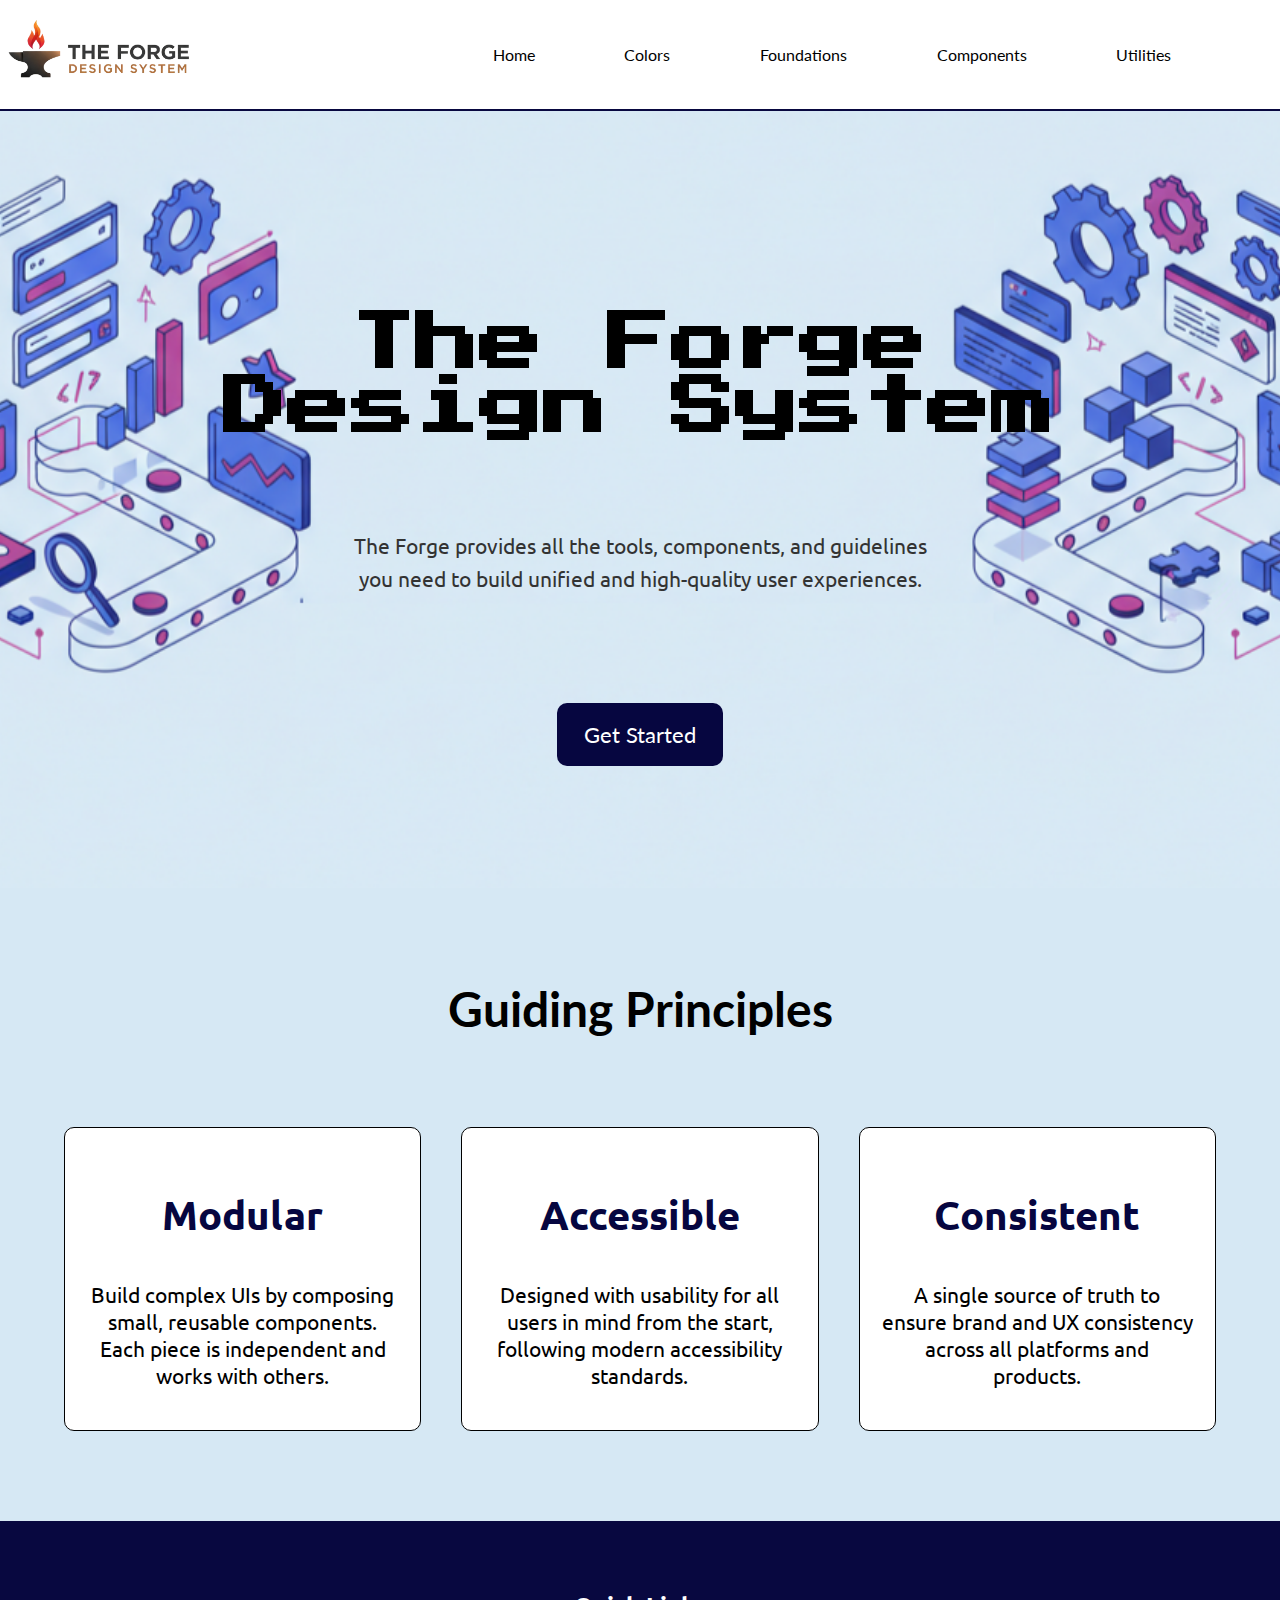
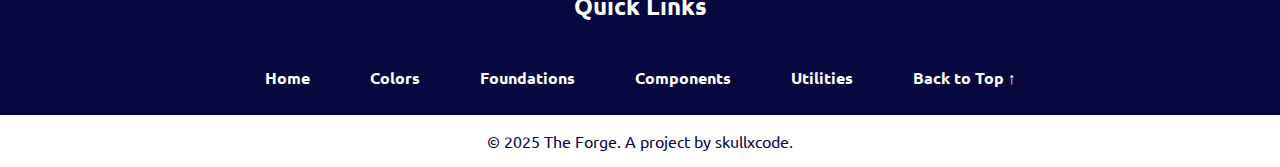
<file: index.html>
<!DOCTYPE html>
<html lang="en">
<head>
    <meta charset="UTF-8">
    <meta name="viewport" content="width=device-width, initial-scale=1.0">
    <title>Document</title>
    <link rel="icon" type="image/x-icon" href="favicon.png">
    <link rel="stylesheet" href="style.css">
    <link href="https://fonts.googleapis.com/css2?family=Press+Start+2P&display=swap" rel="stylesheet">
    <link href='https://fonts.googleapis.com/css?family=Ubuntu' rel='stylesheet'>
    <link href='https://fonts.googleapis.com/css?family=Lato:900' rel='stylesheet' type='text/css'>
    <link href="https://fonts.googleapis.com/css?family=Montserrat:400,700&display=swap" rel="stylesheet">
</head>
<body>
    <header>
        <nav id="global-navbar">
            <div id="global-navbar-icons">
                <a href="home.html"><img src="logo.png" alt="" id="global-navbar-img"></a>
            </div>
            <div id="global-navbar-links-section">
                <a href="home.html" class="global-navbar-links">Home</a>
                <a href="colors.html" class="global-navbar-links">Colors</a>
                <a href="foundations.html" class="global-navbar-links">Foundations</a>
                <a href="components.html" class="global-navbar-links">Components</a>
                <a href="utilities.html" class="global-navbar-links">Utilities</a>
            </div>
        </nav>
    </header>
    <main>
        <section class="hero">
            <div class="hero-section">
                <h1 class="hero-title">The Forge <br>Design System</h1>
                <p class="hero-subtitle">The Forge provides all the tools, components, and guidelines you need to build unified and high-quality user experiences.</p>
                <a href="colors.html" class="btn btn-primary">Get Started</a>
            </div>
        </section>
        <section class="priciples">
            <h1>Guiding Principles</h1>
            <div class="priciples-container">
            <div class="cards">
                <h3 class="cards-title">Modular</h3>
                <p class="cards-content">Build complex UIs by composing small, reusable components. Each piece is independent and works with others.</p>
            </div>
            <div class="cards">
                <h3 class="cards-title">Accessible</h3>
                <p class="cards-content">Designed with usability for all users in mind from the start, following modern accessibility standards.</p>
            </div>
            <div class="cards">
                <h3 class="cards-title">Consistent</h3>
                <p class="cards-content">A single source of truth to ensure brand and UX consistency across all platforms and products.</p>
            </div>
            </div>
        </section>
    </main>
    <footer>
        <div class="quick-links-container">
        <h3>Quick Links</h3>
            <div class="quick-links">
                <a href="home.html">Home</a>
                <a href="colors.html">Colors</a>
                <a href="foundations.html">Foundations</a>
                <a href="components.html">Components</a>
                <a href="utilities.html">Utilities</a>
                <a href="#" class="back-to-top">Back to Top ↑</a>
            </div>
        </div>
        <div class="trademark">
            <p>© 2025 The Forge. A project by skullxcode.</p>
        </div>
    </footer>
</body>
</html>
</file>
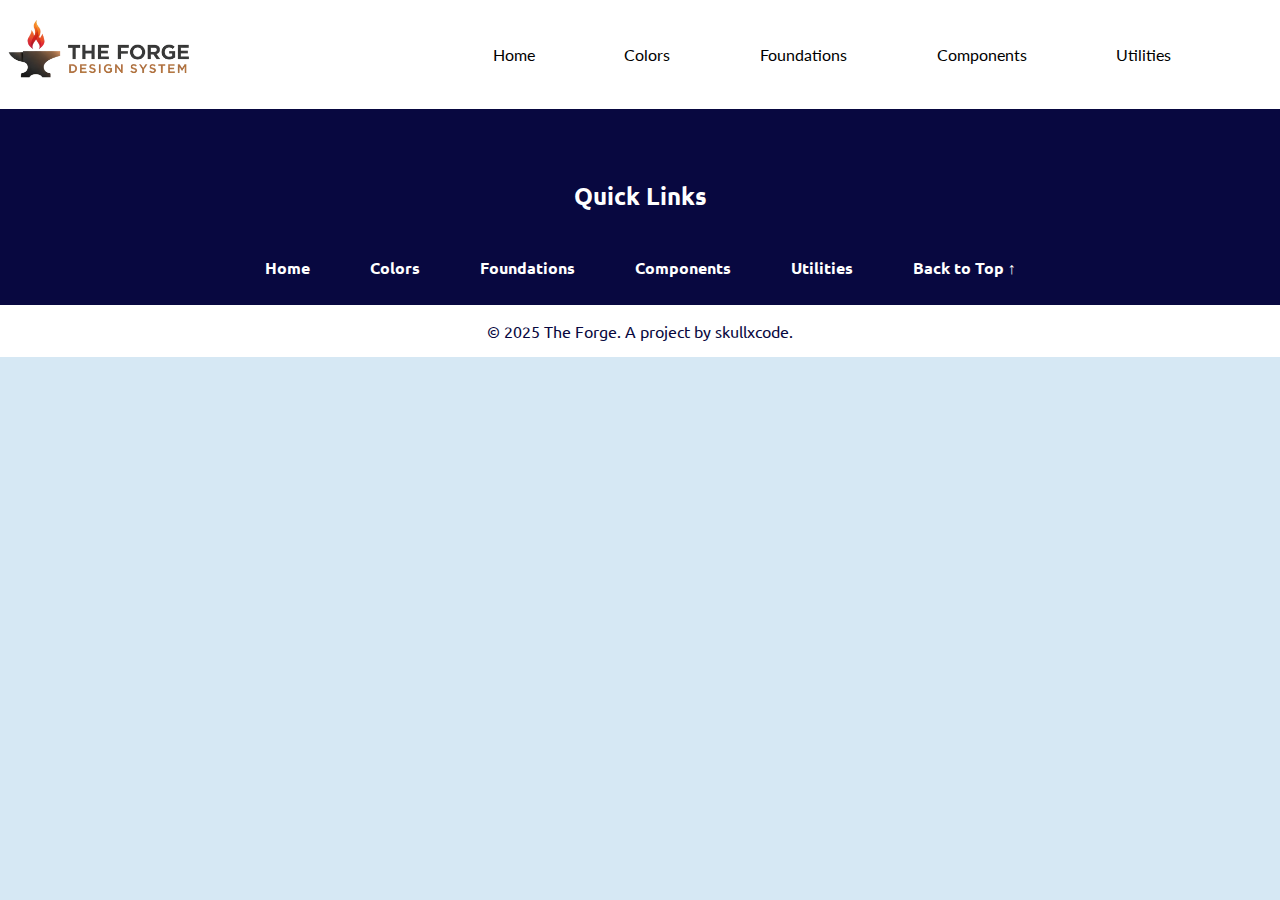
<file: colors.html>
<!DOCTYPE html>
<html lang="en">
<head>
    <meta charset="UTF-8">
    <meta name="viewport" content="width=device-width, initial-scale=1.0">
    <title>Document</title>
    <link rel="icon" type="image/x-icon" href="favicon.png">
    <link rel="stylesheet" href="style.css">
    <link href="https://fonts.googleapis.com/css2?family=Press+Start+2P&display=swap" rel="stylesheet">
    <link href='https://fonts.googleapis.com/css?family=Ubuntu' rel='stylesheet'>
    <link href='https://fonts.googleapis.com/css?family=Lato:900' rel='stylesheet' type='text/css'>
    <link href="https://fonts.googleapis.com/css?family=Montserrat:400,700&display=swap" rel="stylesheet">
    <link rel="preconnect" href="https://fonts.googleapis.com">
    <link rel="preconnect" href="https://fonts.gstatic.com" crossorigin>
    <link href="https://fonts.googleapis.com/css2?family=Londrina+Sketch&display=swap" rel="stylesheet">
</head>
<body>
    <header>
        <nav id="global-navbar">
            <div id="global-navbar-icons">
                <a href="index.html"><img src="logo.png" alt="" id="global-navbar-img"></a>
            </div>
            <div id="global-navbar-links-section">
                <a href="index.html" class="global-navbar-links">Home</a>
                <a href="colors.html" class="global-navbar-links">Colors</a>
                <a href="foundations.html" class="global-navbar-links">Foundations</a>
                <a href="components.html" class="global-navbar-links">Components</a>
                <a href="utilities.html" class="global-navbar-links">Utilities</a>
            </div>
        </nav>
    </header>
    <main>
        <aside>
            <div>
    
            </div>
        </aside>
        <section>
            
        </section>
    </main>
    <footer>
        <div class="quick-links-container">
        <h3>Quick Links</h3>
            <div class="quick-links">
                <a href="index.html">Home</a>
                <a href="colors.html">Colors</a>
                <a href="foundations.html">Foundations</a>
                <a href="components.html">Components</a>
                <a href="utilities.html">Utilities</a>
                <a href="#" class="back-to-top">Back to Top ↑</a>
            </div>
        </div>
        <div class="trademark">
            <p>© 2025 The Forge. A project by skullxcode.</p>
        </div>
    </footer>
</body>
</html>
</file>
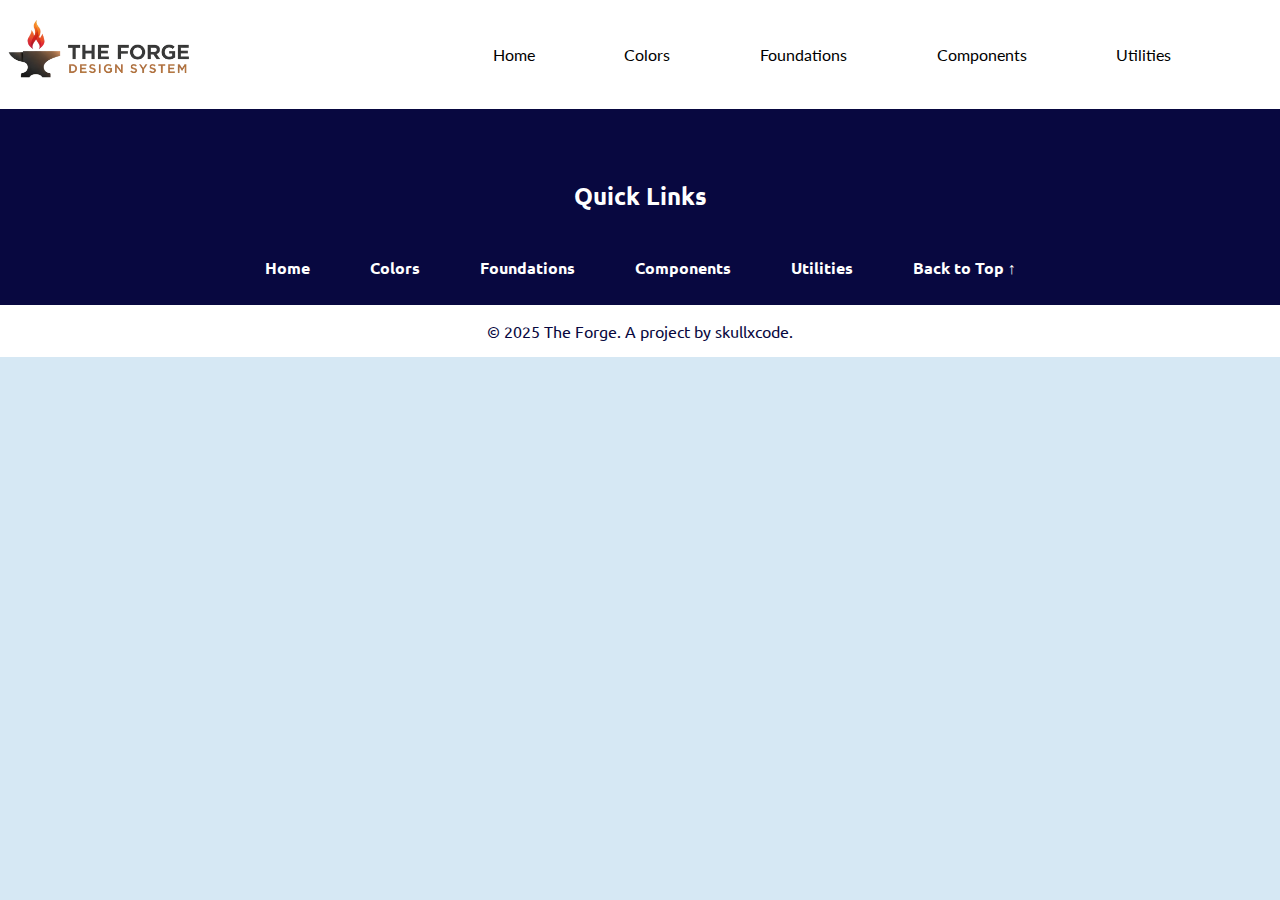
<file: components.html>
<!DOCTYPE html>
<html lang="en">
<head>
    <meta charset="UTF-8">
    <meta name="viewport" content="width=device-width, initial-scale=1.0">
    <title>Components | The Forge - Design System</title>
    <link rel="icon" type="image/x-icon" href="favicon.png">
    <link rel="stylesheet" href="style.css">
    <link href="https://fonts.googleapis.com/css2?family=Press+Start+2P&display=swap" rel="stylesheet">
    <link href='https://fonts.googleapis.com/css?family=Ubuntu' rel='stylesheet'>
    <link href='https://fonts.googleapis.com/css?family=Lato:900' rel='stylesheet' type='text/css'>
    <link href="https://fonts.googleapis.com/css?family=Montserrat:400,700&display=swap" rel="stylesheet">
</head>
<body>
    <header>
        <nav id="global-navbar">
            <div id="global-navbar-icons">
                <a href="index.html"><img src="logo.png" alt="" id="global-navbar-img"></a>
            </div>
            <div id="global-navbar-links-section">
                <a href="index.html" class="global-navbar-links">Home</a>
                <a href="colors.html" class="global-navbar-links">Colors</a>
                <a href="foundations.html" class="global-navbar-links">Foundations</a>
                <a href="components.html" class="global-navbar-links">Components</a>
                <a href="utilities.html" class="global-navbar-links">Utilities</a>
            </div>
        </nav>
    </header>
    <main>

    </main>
    <footer>
        <div class="quick-links-container">
        <h3>Quick Links</h3>
            <div class="quick-links">
                <a href="index.html">Home</a>
                <a href="colors.html">Colors</a>
                <a href="foundations.html">Foundations</a>
                <a href="components.html">Components</a>
                <a href="utilities.html">Utilities</a>
                <a href="#" class="back-to-top">Back to Top ↑</a>
            </div>
        </div>
        <div class="trademark">
            <p>© 2025 The Forge. A project by skullxcode.</p>
        </div>
    </footer>
</body>
</html>
</file>
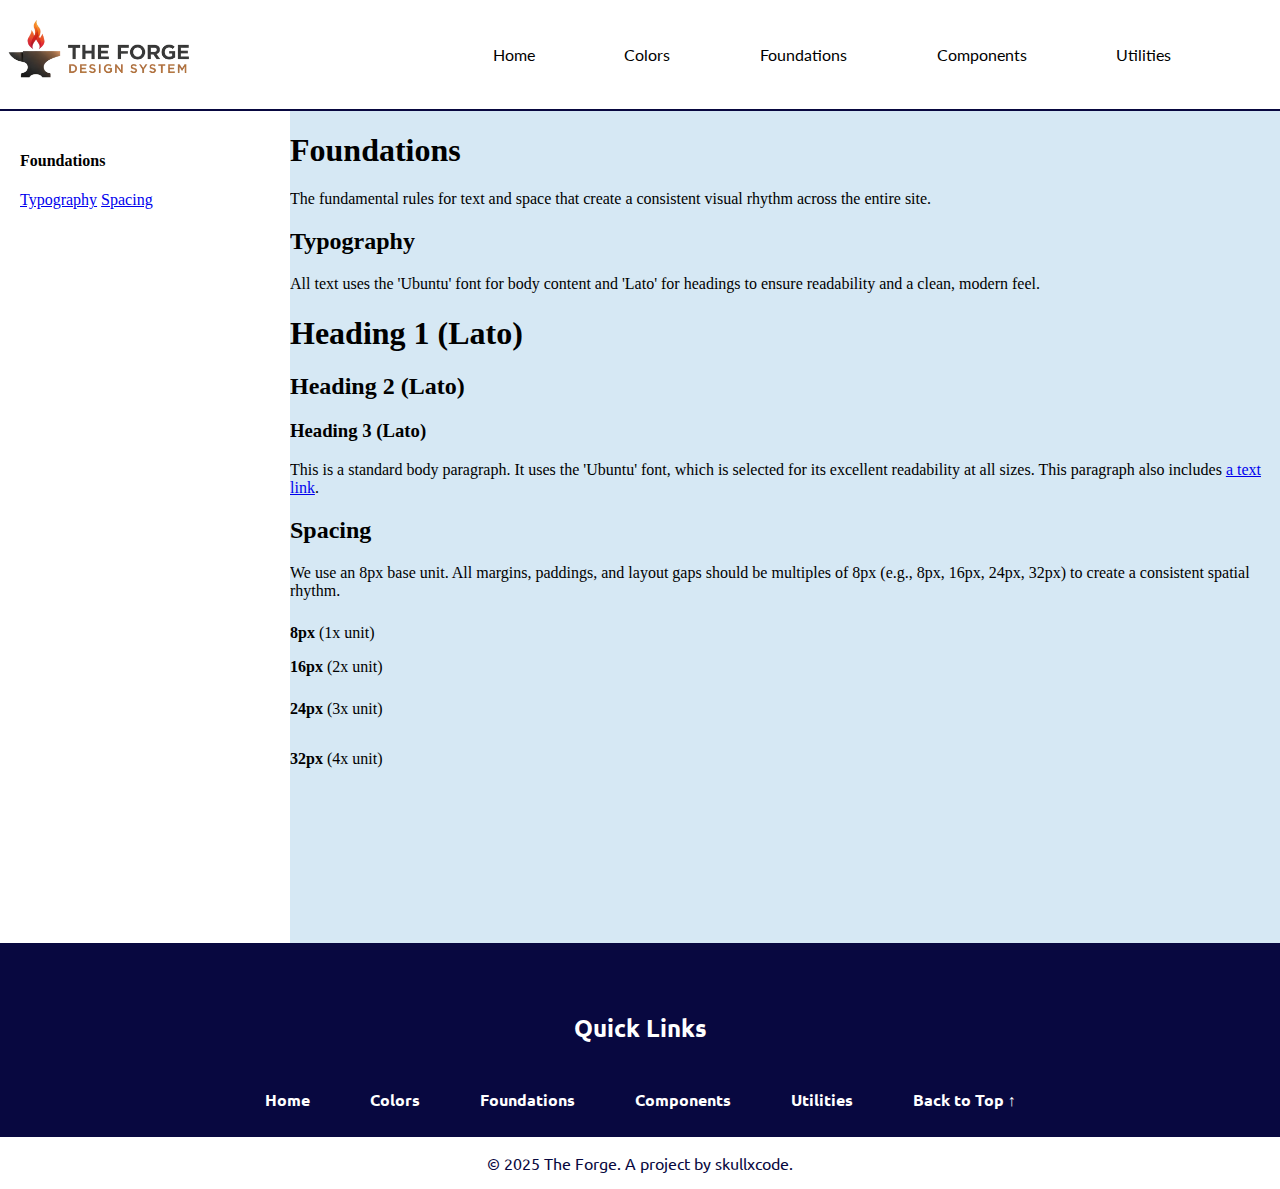
<file: foundations.html>
<!DOCTYPE html>
<html lang="en">
<head>
    <meta charset="UTF-8">
    <meta name="viewport" content="width=device-width, initial-scale=1.0">
    <title>Foundations | The Forge - Design System</title>
    <link rel="icon" type="image/x-icon" href="favicon.png">
    <link rel="stylesheet" href="style.css">
    <link href="https://fonts.googleapis.com/css2?family=Press+Start+2P&display=swap" rel="stylesheet">
    <link href='https://fonts.googleapis.com/css?family=Ubuntu' rel='stylesheet'>
    <link href='https://fonts.googleapis.com/css?family=Lato:900' rel='stylesheet' type='text/css'>
    <link href="https://fonts.googleapis.com/css?family=Montserrat:400,700&display=swap" rel="stylesheet">
</head>
<body>
    <header>
        <nav id="global-navbar">
            <div id="global-navbar-icons">
                <a href="index.html"><img src="logo.png" alt="" id="global-navbar-img"></a>
            </div>
            <div id="global-navbar-links-section">
                <a href="index.html" class="global-navbar-links">Home</a>
                <a href="colors.html" class="global-navbar-links">Colors</a>
                <a href="foundations.html" class="global-navbar-links">Foundations</a>
                <a href="components.html" class="global-navbar-links">Components</a>
                <a href="utilities.html" class="global-navbar-links">Utilities</a>
            </div>
        </nav>
    </header>
    <main class="main-content">
        <aside class="sidebar">
            <h4>Foundations</h4>
            <nav class="sidebar-nav">
                <a href="#typography">Typography</a>
                <a href="#spacing">Spacing</a>
            </nav>
        </aside>
        <section class="page-content">
            <h1>Foundations</h1>
            <p class="page-intro">The fundamental rules for text and space that create a consistent visual rhythm across the entire site.</p>
            <section id="typography" class="content-section-box">
                <h2>Typography</h2>
                <p>
                    All text uses the 'Ubuntu' font for body content and 'Lato' for headings to ensure readability and a clean, modern feel.
                </p>
                <div class="type-demo-container">
                    <h1>Heading 1 (Lato)</h1>
                    <h2>Heading 2 (Lato)</h2>
                    <h3>Heading 3 (Lato)</h3>
                    <p>
                        This is a standard body paragraph. It uses the 'Ubuntu' font,
                        which is selected for its excellent readability at all sizes.
                        This paragraph also includes <a href="#">a text link</a>.
                    </p>
                </div>
            </section>
            <section id="spacing" class="content-section-box">
                <h2>Spacing</h2>
                <p>
                    We use an 8px base unit. All margins, paddings, and layout gaps should be
                    multiples of 8px (e.g., 8px, 16px, 24px, 32px) to create a
                    consistent spatial rhythm.
                </p>
                <div class="spacing-demo-container">
                    
                    <div class="spacing-swatch">
                        <div class="spacing-box" style="width: 8px; height: 8px;"></div>
                        <div class="spacing-info">
                            <strong>8px</strong>
                            <span>(1x unit)</span>
                        </div>
                    </div>

                    <div class="spacing-swatch">
                        <div class="spacing-box" style="width: 16px; height: 16px;"></div>
                        <div class="spacing-info">
                            <strong>16px</strong>
                            <span>(2x unit)</span>
                        </div>
                    </div>

                    <div class="spacing-swatch">
                        <div class="spacing-box" style="width: 24px; height: 24px;"></div>
                        <div class="spacing-info">
                            <strong>24px</strong>
                            <span>(3x unit)</span>
                        </div>
                    </div>
                    
                    <div class="spacing-swatch">
                        <div class="spacing-box" style="width: 32px; height: 32px;"></div>
                        <div class="spacing-info">
                            <strong>32px</strong>
                            <span>(4x unit)</span>
                        </div>
                    </div>

                </div>
            </section>

        </section>
    </main>
    <footer>
        <div class="quick-links-container">
        <h3>Quick Links</h3>
            <div class="quick-links">
                <a href="index.html">Home</a>
                <a href="colors.html">Colors</a>
                <a href="foundations.html">Foundations</a>
                <a href="components.html">Components</a>
                <a href="utilities.html">Utilities</a>
                <a href="#" class="back-to-top">Back to Top ↑</a>
            </div>
        </div>
        <div class="trademark">
            <p>© 2025 The Forge. A project by skullxcode.</p>
        </div>
    </footer>
</body>
</html>
</file>
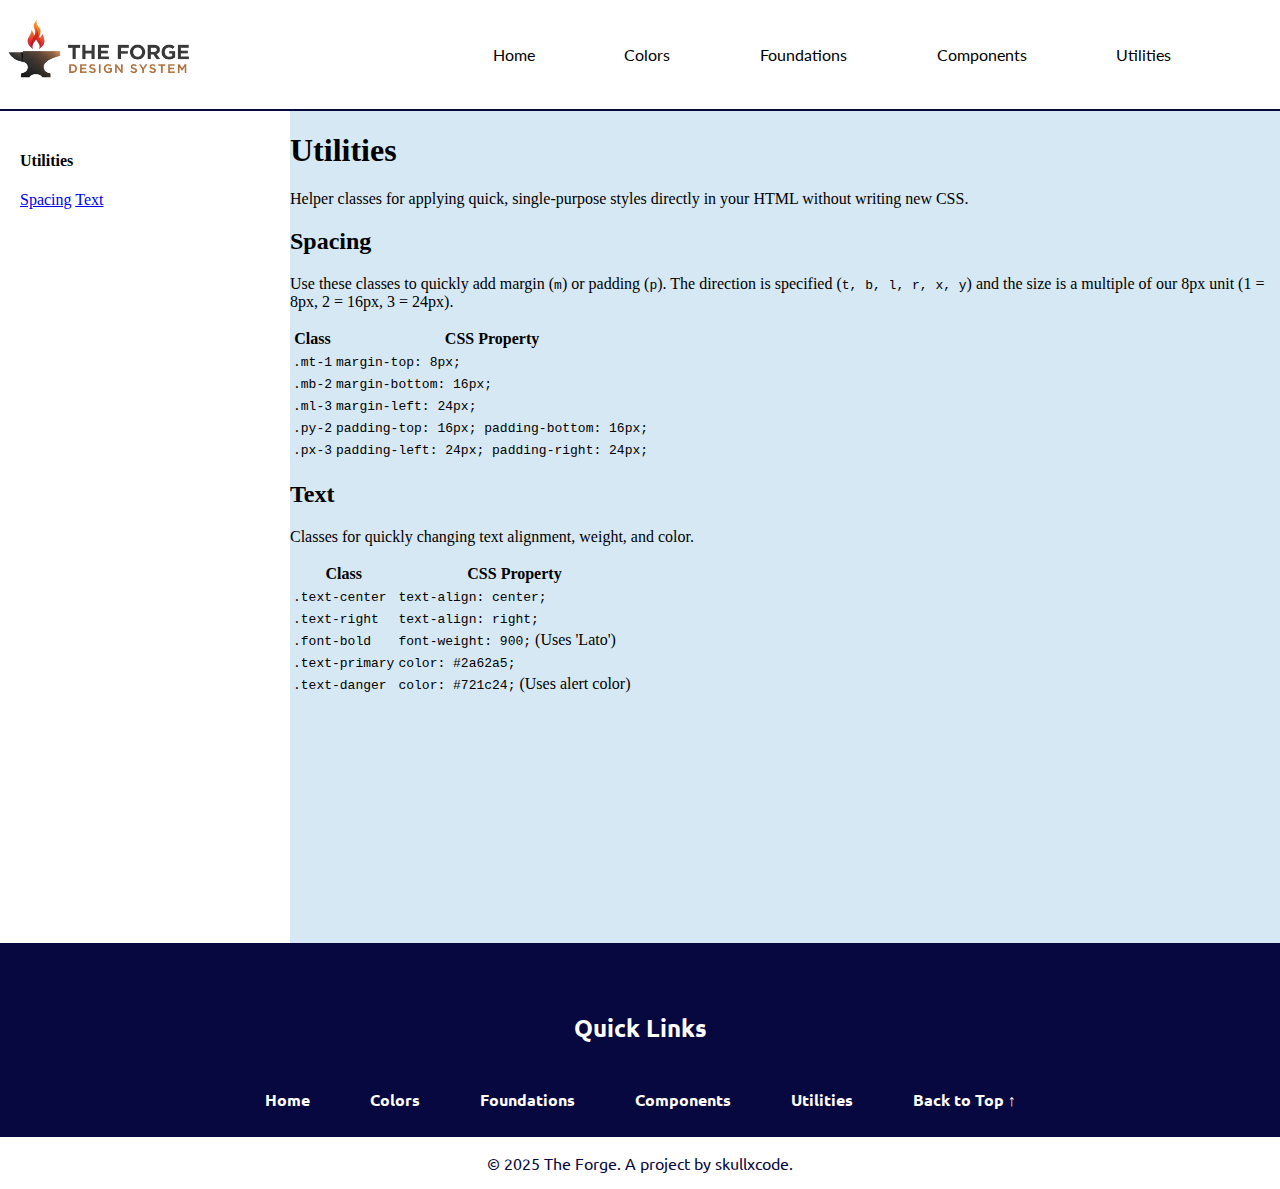
<file: utilities.html>
<!DOCTYPE html>
<html lang="en">
<head>
    <meta charset="UTF-8">
    <meta name="viewport" content="width=device-width, initial-scale=1.0">
    <title>Utilities | The Forge - Design System</title>
    <link rel="icon" type="image/x-icon" href="favicon.png">
    <link rel="stylesheet" href="style.css">
    <link href="https://fonts.googleapis.com/css2?family=Press+Start+2P&display=swap" rel="stylesheet">
    <link href='https://fonts.googleapis.com/css?family=Ubuntu' rel='stylesheet'>
    <link href='https://fonts.googleapis.com/css?family=Lato:900' rel='stylesheet' type='text/css'>
    <link href="https://fonts.googleapis.com/css?family=Montserrat:400,700&display=swap" rel="stylesheet">
</head>
<body>
    <header>
        <nav id="global-navbar">
            <div id="global-navbar-icons">
                <a href="index.html"><img src="logo.png" alt="" id="global-navbar-img"></a>
            </div>
            <div id="global-navbar-links-section">
                <a href="index.html" class="global-navbar-links">Home</a>
                <a href="colors.html" class="global-navbar-links">Colors</a>
                <a href="foundations.html" class="global-navbar-links">Foundations</a>
                <a href="components.html" class="global-navbar-links">Components</a>
                <a href="utilities.html" class="global-navbar-links">Utilities</a>
            </div>
        </nav>
    </header>
    <main class="main-content">

        <aside class="sidebar">
            <h4>Utilities</h4>
            <nav class="sidebar-nav">
                <a href="#spacing">Spacing</a>
                <a href="#text">Text</a>
            </nav>
        </aside>

        <section class="page-content utilities-page">
            <h1>Utilities</h1>
            <p class="page-intro">Helper classes for applying quick, single-purpose styles directly in your HTML without writing new CSS.</p>

            <section id="spacing" class="content-section-box">
                <h2>Spacing</h2>
                <p>
                    Use these classes to quickly add margin (<code>m</code>) or padding (<code>p</code>).
                    The direction is specified (<code>t, b, l, r, x, y</code>) and the size is a multiple of our 8px unit (1 = 8px, 2 = 16px, 3 = 24px).
                </p>
                
                <table class="utility-table">
                    <thead>
                        <tr>
                            <th>Class</th>
                            <th>CSS Property</th>
                        </tr>
                    </thead>
                    <tbody>
                        <tr>
                            <td><code>.mt-1</code></td>
                            <td><code>margin-top: 8px;</code></td>
                        </tr>
                        <tr>
                            <td><code>.mb-2</code></td>
                            <td><code>margin-bottom: 16px;</code></td>
                        </tr>
                        <tr>
                            <td><code>.ml-3</code></td>
                            <td><code>margin-left: 24px;</code></td>
                        </tr>
                        <tr>
                            <td><code>.py-2</code></td>
                            <td><code>padding-top: 16px; padding-bottom: 16px;</code></td>
                        </tr>
                        <tr>
                            <td><code>.px-3</code></td>
                            <td><code>padding-left: 24px; padding-right: 24px;</code></td>
                        </tr>
                    </tbody>
                </table>
            </section>

            <section id="text" class="content-section-box">
                <h2>Text</h2>
                <p>Classes for quickly changing text alignment, weight, and color.</p>
                
                <table class="utility-table">
                    <thead>
                        <tr>
                            <th>Class</th>
                            <th>CSS Property</th>
                        </tr>
                    </thead>
                    <tbody>
                        <tr>
                            <td><code>.text-center</code></td>
                            <td><code>text-align: center;</code></td>
                        </tr>
                        <tr>
                            <td><code>.text-right</code></td>
                            <td><code>text-align: right;</code></td>
                        </tr>
                        <tr>
                            <td><code>.font-bold</code></td>
                            <td><code>font-weight: 900;</code> (Uses 'Lato')</td>
                        </tr>
                        <tr>
                            <td><code>.text-primary</code></td>
                            <td><code>color: #2a62a5;</code></td>
                        </tr>
                        <tr>
                            <td><code>.text-danger</code></td>
                            <td><code>color: #721c24;</code> (Uses alert color)</td>
                        </tr>
                    </tbody>
                </table>
            </section>

        </section>
    </main>
    <footer>
        <div class="quick-links-container">
        <h3>Quick Links</h3>
            <div class="quick-links">
                <a href="index.html">Home</a>
                <a href="colors.html">Colors</a>
                <a href="foundations.html">Foundations</a>
                <a href="components.html">Components</a>
                <a href="utilities.html">Utilities</a>
                <a href="#" class="back-to-top">Back to Top ↑</a>
            </div>
        </div>
        <div class="trademark">
            <p>© 2025 The Forge. A project by skullxcode.</p>
        </div>
    </footer>
</body>
</html>
</file>
<file: style.css>
html{
    scroll-behavior: smooth;
}
body{
    margin: 0;
    width: 100%;
    overflow-x: hidden;
    background-color: #d6e8f4;
    display: flex;
    flex-direction: column;
    min-height: 100vh;
}

.main-content{
    flex-grow: 1;
    display: flex;
}

header{
    position: sticky;
    top: 0;
    z-index: 10;
    width: 100%;
}

#global-navbar{
    background-color: white;
    display: flex;
    min-height: 12vh;
    flex-wrap: wrap;
    height: auto;
    align-items: center;
    justify-content: center;
    width: 100%;
    border-bottom: 2px solid #080840;
}

#global-navbar-icons{
    display: flex;
    align-items: center;
    width: 30%;
    height: 100%;
}

#global-navbar-icons>a{
    width: 100%;
    height: 100%;
    display: flex;
    align-items: center;
}

#global-navbar-img{
    width: 200px;
    height: auto;
    max-width: 100%;
}

#global-navbar-links-section{
    display: flex;
    flex-wrap: wrap;
    justify-content: center;
    flex-grow: 1;
    flex-basis: 300px;
    align-items: center;
}

.global-navbar-links{
    text-decoration: none;
    font-family: 'Lato', sans-serif;
    color: black;
    font-size: 100%;
    margin: 5%;
    transition: 0.3s;
}

.global-navbar-links:hover{
    color: #2a62a5;
    transform: scale(1.5);
    transition: 0.3s;
}

.global-navbar-links:active{
    text-decoration: none;
    font-family: 'Lato', sans-serif;
    color: rebeccapurple;
    margin: 5%;
    transition: 0.3s;
}

.hero{
    padding-top: 5vh;
    display: flex;
    align-items: flex-start;
    justify-content: center;
    height: 88vh;
    background-image: url("bg-home.png");
    background-repeat: no-repeat;
    background-size: cover;
    background-position: center;
    text-align: center;
    background-position: center top -60px;
}

.hero-section{
    display: flex;
    flex-direction: column;
    align-items: center;
    justify-content: center;
    text-align: center;
    padding: 20px;
    transition: 0.5s;

}

.hero-title{
    margin-top: 15vh;
    font-family: 'Press Start 2P', monospace;
    transition: 0.5s;
    font-size: clamp(2.5rem,8vw,4rem);
    font-weight: 700;
    margin-bottom: 10vh;
}

.hero-title:hover{
    transform: scale(1.2);
    color: rebeccapurple;
    color: orangered;
}

.hero-subtitle{
    font-family: 'Ubuntu', sans-serif;
    font-size: 130%;
    max-width: 600px;
    color: #333;
    line-height: 1.6;
    margin: 0 auto;
    transition: 0.5s;
}

.hero-title:hover ~ .hero-subtitle{
    transform: scale(1.3);
    transition: 0.5s;
}

.btn{
    margin-top: 12vh;
}

.btn-primary{
    text-decoration: none;
    font-size: 140%;
    font-family: 'Lato', sans-serif;
    background-color: #060640;
    padding: 2vh 3vh 2vh 3vh;
    border-radius: 10px;
    color: white;
    transition: 0.5s;

}

.btn-primary:hover{
    padding: 2vh 4vh 2vh 4vh;
    border:2px solid #060640;
    transition: 0.5s;
    color: #060640;
    background-color: white;
}

.priciples>h1{
    text-align: center;
    font-family: 'Lato', sans-serif;
    margin-bottom: 10vh;
    font-size: 300%;
}

.priciples-container{
    display: flex;
    flex-wrap: wrap;
    margin: 0 auto;
    justify-content: center;
    gap: 40px;
    width: 90%;
    margin-bottom: 10vh;
}

.cards{
    border: 2px solid #080840;
    border-radius: 10px;
    flex: 1 0 300px;
    max-width: 450px;
    text-align: center;
    border: 1px solid black;
    background-color: white;
    padding: 20px;
    font-family: 'Ubuntu', sans-serif;
    transition: 0.3s;

}

.cards:hover{
    transform: scale(1.1);
    transition: 0.3s;
    background-color: rebeccapurple;
    color: white;
}

.cards:hover .cards-title{
    transition: 0.3s;
    color: white;
}

.cards-title{
    font-size: 250%;
    font-weight: 800;
    color: #060640;
}

.cards-content{
    transition: 0.5s;
    font-size: 130%;
}

footer{
    font-family: 'Ubuntu', sans-serif;
    min-height: 25vh;
    height: auto;
    background-color: #080840;
    color: white;
    width: 100vw;
    display: flex;
    flex-direction: column;
}

.quick-links-container{
    padding: 5vh 5vh 3vh 5vh;
}

footer>div>h3{
    text-align: center;
    margin-bottom: 5vh;
    font-size: 150%;
}

.quick-links{
    display: flex;
    flex-wrap: wrap;
    gap: 60px;
    justify-content: center;
    align-items: center;
    flex-grow: 1;
}

.quick-links>a{
    text-decoration: none;
    color: white;
    font-weight: bold;
    transition: 0.5s;
}

.quick-links>a:hover{
    color: orangered;
    transform: scale(1.3);
    transition: 0.5s;

}

.trademark{
    margin: 0px 0px 0px 0px;
    text-align: center;
    background-color: white;
    color: #080840;
}

.sidebar{
    width: 250px;
    flex-shrink: 0;
    background-color: white;
    padding: 20px;
    position: sticky;
    top: 12vh;
    height: 88vh;
    overflow-y: auto;
}
</file>
